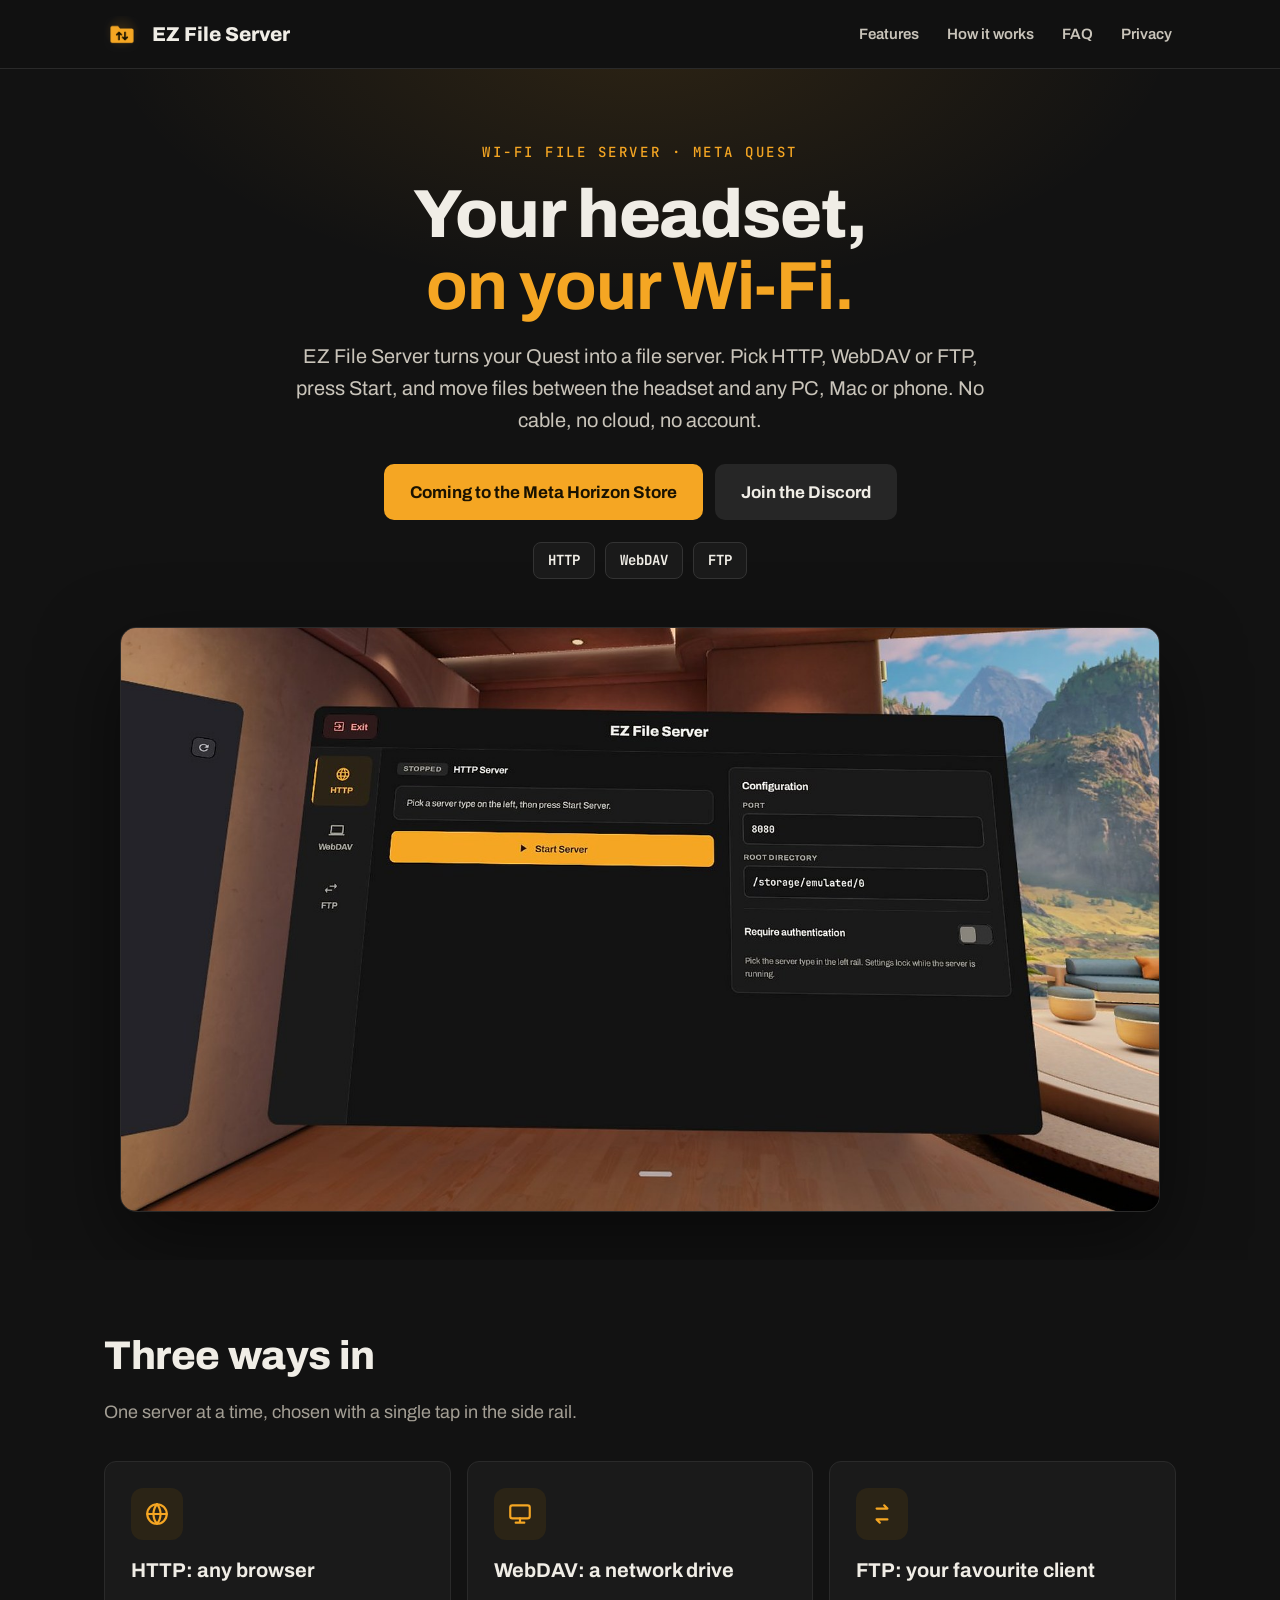
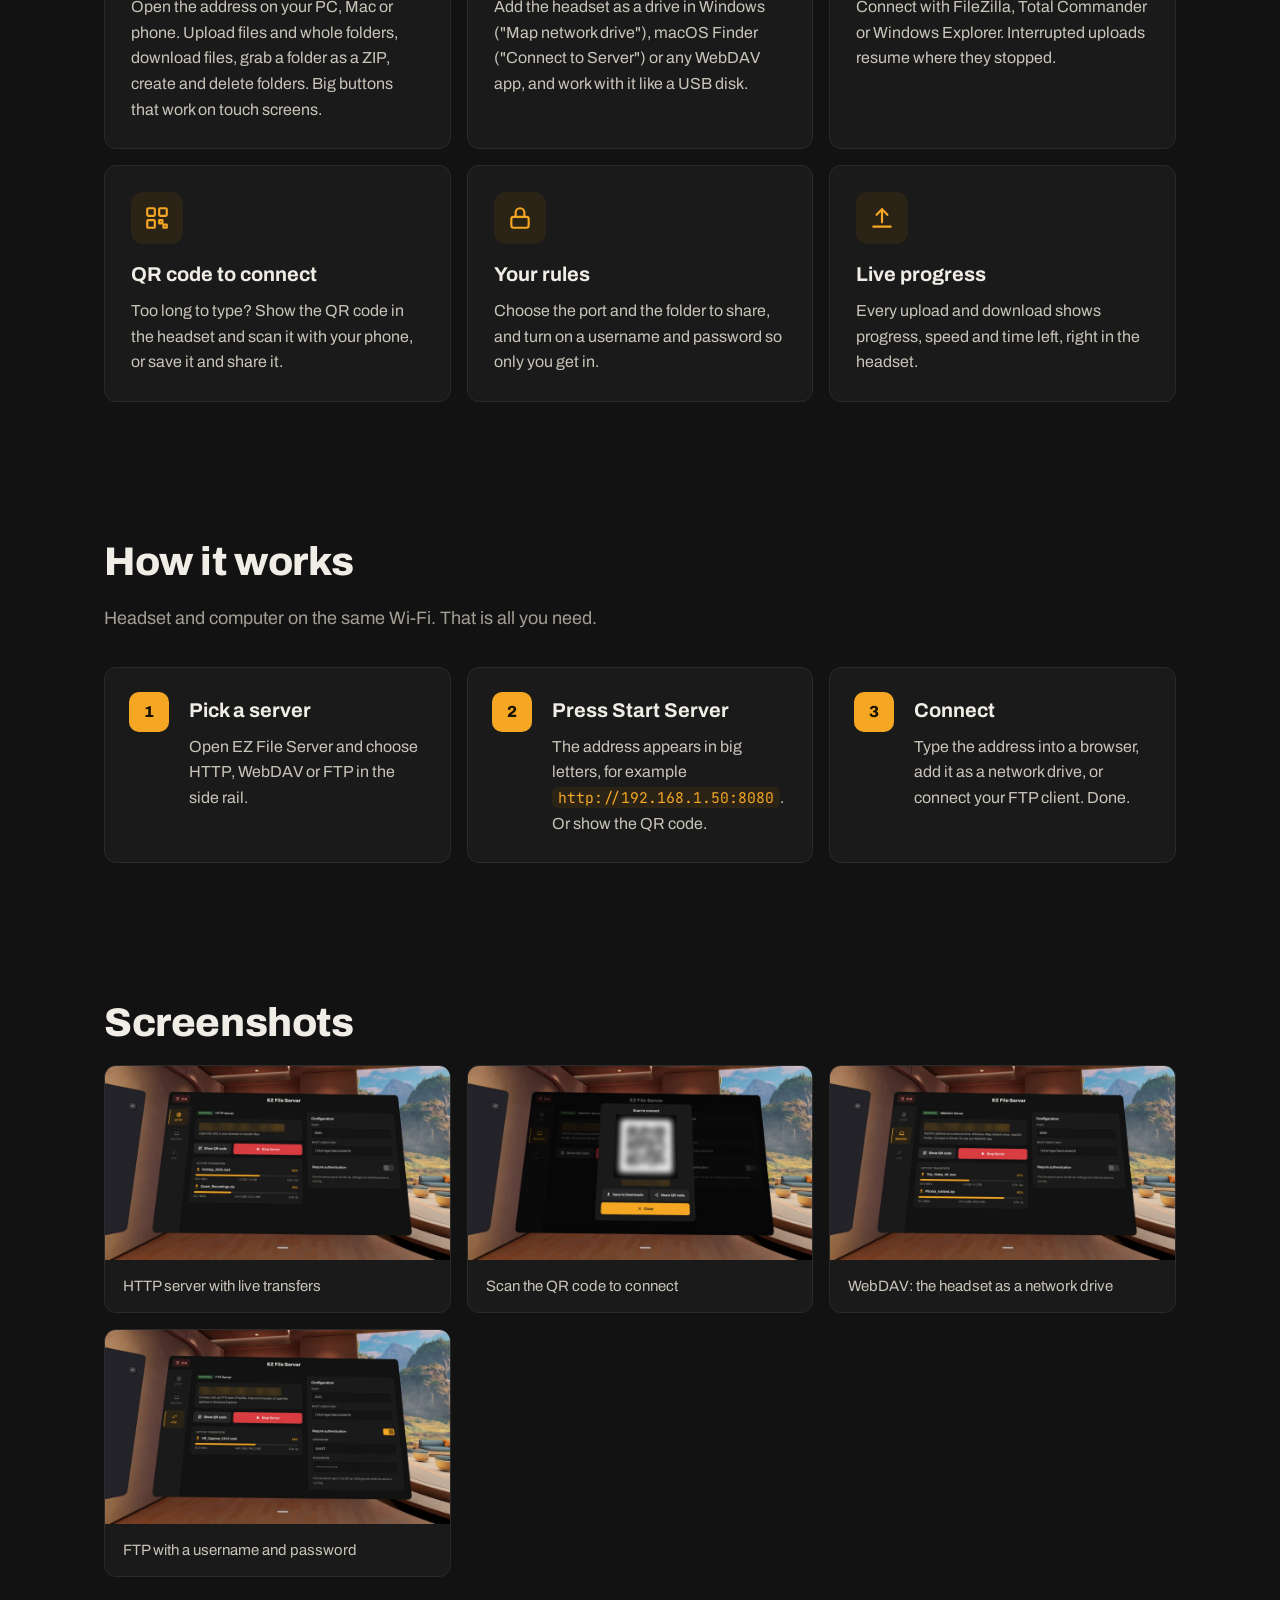
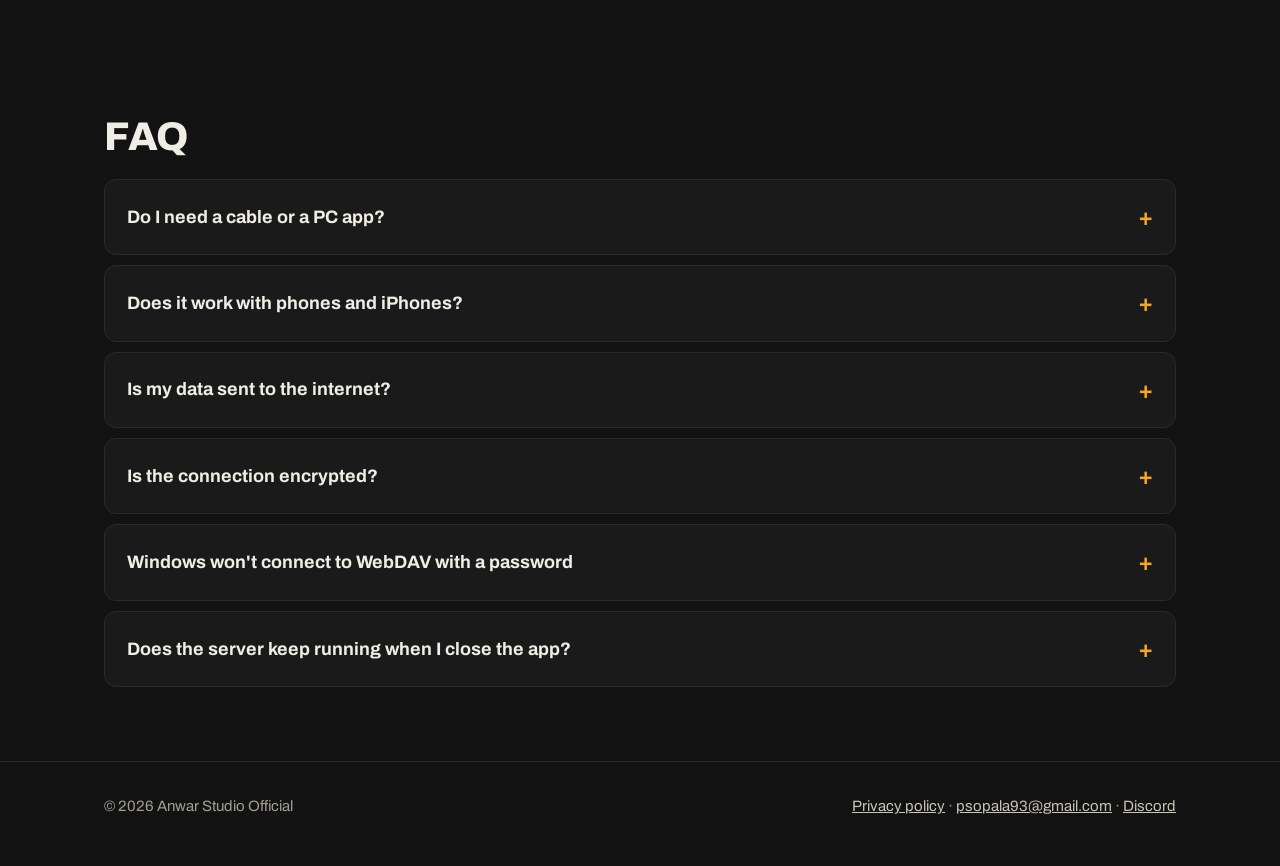
<file: index.html>
<!DOCTYPE html>
<html lang="en">
<head>
<meta charset="UTF-8">
<meta name="viewport" content="width=device-width, initial-scale=1.0">
<title>EZ File Server: Wi-Fi file server for Meta Quest</title>
<meta name="description" content="Turn your Meta Quest into a Wi-Fi file server. HTTP, WebDAV and FTP in one tap. Move files between your headset and any PC, Mac or phone without a cable.">
<meta property="og:title" content="EZ File Server: Wi-Fi file server for Meta Quest">
<meta property="og:description" content="HTTP, WebDAV and FTP in one tap. No cable, no cloud, no account.">
<meta property="og:image" content="assets/header_1200x630.png">
<meta property="og:type" content="website">
<link rel="icon" href="assets/icon_app_180.png">
<link rel="stylesheet" href="style.css">
</head>
<body>

<nav class="nav" aria-label="Main">
  <div class="wrap">
    <a class="brand" href="index.html"><img src="assets/icon_app_180.png" alt="">EZ File Server</a>
    <a class="link" href="#features">Features</a>
    <a class="link" href="#how">How it works</a>
    <a class="link" href="#faq">FAQ</a>
    <a class="link" href="privacy.html">Privacy</a>
  </div>
</nav>

<header class="hero">
  <div class="wrap">
    <div class="eyebrow">Wi-Fi file server · Meta Quest</div>
    <h1>Your headset,<br><b>on your Wi-Fi.</b></h1>
    <p class="lead">EZ File Server turns your Quest into a file server. Pick HTTP, WebDAV or FTP, press Start, and move files between the headset and any PC, Mac or phone. No cable, no cloud, no account.</p>
    <div class="cta">
      <span class="btn primary static">Coming to the Meta Horizon Store</span>
      <a class="btn ghost" href="https://discord.gg/hf25pdr9BH">Join the Discord</a>
    </div>
    <div class="chips"><span class="chip">HTTP</span><span class="chip">WebDAV</span><span class="chip">FTP</span></div>
    <div class="shot"><img src="assets/01_horizon_os_launch.jpg" alt="EZ File Server open in its window in Meta Horizon OS" width="1600" height="900"></div>
  </div>
</header>

<section id="features">
  <div class="wrap">
    <h2>Three ways in</h2>
    <p class="sub">One server at a time, chosen with a single tap in the side rail.</p>
    <div class="grid">
      <div class="card">
        <div class="icon"><svg width="26" height="26" viewBox="0 0 24 24" fill="none" stroke="currentColor" stroke-width="2" stroke-linecap="round"><circle cx="12" cy="12" r="9"/><path d="M3 12h18M12 3a14 14 0 0 1 0 18M12 3a14 14 0 0 0 0 18"/></svg></div>
        <h3>HTTP: any browser</h3>
        <p>Open the address on your PC, Mac or phone. Upload files and whole folders, download files, grab a folder as a ZIP, create and delete folders. Big buttons that work on touch screens.</p>
      </div>
      <div class="card">
        <div class="icon"><svg width="26" height="26" viewBox="0 0 24 24" fill="none" stroke="currentColor" stroke-width="2" stroke-linecap="round"><rect x="3" y="4" width="18" height="12" rx="2"/><path d="M8 20h8M12 16v4"/></svg></div>
        <h3>WebDAV: a network drive</h3>
        <p>Add the headset as a drive in Windows ("Map network drive"), macOS Finder ("Connect to Server") or any WebDAV app, and work with it like a USB disk.</p>
      </div>
      <div class="card">
        <div class="icon"><svg width="26" height="26" viewBox="0 0 24 24" fill="none" stroke="currentColor" stroke-width="2" stroke-linecap="round" stroke-linejoin="round"><path d="M7 7h10l-3-3M17 17H7l3 3"/></svg></div>
        <h3>FTP: your favourite client</h3>
        <p>Connect with FileZilla, Total Commander or Windows Explorer. Interrupted uploads resume where they stopped.</p>
      </div>
      <div class="card">
        <div class="icon"><svg width="26" height="26" viewBox="0 0 24 24" fill="none" stroke="currentColor" stroke-width="2" stroke-linecap="round" stroke-linejoin="round"><rect x="3" y="3" width="7" height="7" rx="1"/><rect x="14" y="3" width="7" height="7" rx="1"/><rect x="3" y="14" width="7" height="7" rx="1"/><path d="M14 14h3v3h-3zM18 18h3v3h-3z"/></svg></div>
        <h3>QR code to connect</h3>
        <p>Too long to type? Show the QR code in the headset and scan it with your phone, or save it and share it.</p>
      </div>
      <div class="card">
        <div class="icon"><svg width="26" height="26" viewBox="0 0 24 24" fill="none" stroke="currentColor" stroke-width="2" stroke-linecap="round" stroke-linejoin="round"><rect x="4" y="11" width="16" height="10" rx="2"/><path d="M8 11V7a4 4 0 0 1 8 0v4"/></svg></div>
        <h3>Your rules</h3>
        <p>Choose the port and the folder to share, and turn on a username and password so only you get in.</p>
      </div>
      <div class="card">
        <div class="icon"><svg width="26" height="26" viewBox="0 0 24 24" fill="none" stroke="currentColor" stroke-width="2" stroke-linecap="round" stroke-linejoin="round"><path d="M12 16V4"/><path d="M7 9l5-5 5 5"/><path d="M4 20h16"/></svg></div>
        <h3>Live progress</h3>
        <p>Every upload and download shows progress, speed and time left, right in the headset.</p>
      </div>
    </div>
  </div>
</section>

<section id="how">
  <div class="wrap">
    <h2>How it works</h2>
    <p class="sub">Headset and computer on the same Wi-Fi. That is all you need.</p>
    <div class="grid steps">
      <div class="card step"><h3 style="margin-top:0">Pick a server</h3><p>Open EZ File Server and choose HTTP, WebDAV or FTP in the side rail.</p></div>
      <div class="card step"><h3 style="margin-top:0">Press Start Server</h3><p>The address appears in big letters, for example <code>http://192.168.1.50:8080</code>. Or show the QR code.</p></div>
      <div class="card step"><h3 style="margin-top:0">Connect</h3><p>Type the address into a browser, add it as a network drive, or connect your FTP client. Done.</p></div>
    </div>
  </div>
</section>

<section id="screenshots">
  <div class="wrap">
    <h2>Screenshots</h2>
    <div class="gallery">
      <figure><img src="assets/02_http_running.jpg" alt="HTTP server running with two transfers in progress" loading="lazy" width="1600" height="900"><figcaption>HTTP server with live transfers</figcaption></figure>
      <figure><img src="assets/03_webdav_qr.jpg" alt="Scan to connect QR dialog" loading="lazy" width="1600" height="900"><figcaption>Scan the QR code to connect</figcaption></figure>
      <figure><img src="assets/04_webdav_transfers.jpg" alt="WebDAV server running with an upload and a download" loading="lazy" width="1600" height="900"><figcaption>WebDAV: the headset as a network drive</figcaption></figure>
      <figure><img src="assets/05_ftp_auth.jpg" alt="FTP server with username and password" loading="lazy" width="1600" height="900"><figcaption>FTP with a username and password</figcaption></figure>
    </div>
  </div>
</section>

<section id="faq">
  <div class="wrap">
    <h2>FAQ</h2>
    <details><summary>Do I need a cable or a PC app?</summary><p>No. Your other device only needs a browser (HTTP), the built-in network drive feature of Windows or macOS (WebDAV), or any FTP client.</p></details>
    <details><summary>Does it work with phones and iPhones?</summary><p>Yes. The HTTP panel works in any mobile browser. Upload photos and videos straight from your phone and download files from the headset.</p></details>
    <details><summary>Is my data sent to the internet?</summary><p>No. Files travel only between your devices on your local network. EZ File Server has no servers, no accounts and no analytics. See the <a href="privacy.html">privacy policy</a>.</p></details>
    <details><summary>Is the connection encrypted?</summary><p>No. HTTP, WebDAV and FTP are plain, unencrypted protocols. Use EZ File Server on a network you trust (your home Wi-Fi), and turn on a password if others share that network.</p></details>
    <details><summary>Windows won't connect to WebDAV with a password</summary><p>By default Windows only sends passwords to WebDAV servers over HTTPS. Either start the server without a password, or set <code>BasicAuthLevel</code> to <code>2</code> in <code>HKLM\SYSTEM\CurrentControlSet\Services\WebClient\Parameters</code> and restart the WebClient service. FTP and HTTP are not affected.</p></details>
    <details><summary>Does the server keep running when I close the app?</summary><p>No. Closing EZ File Server (Exit, or closing its window) stops the server, so nothing stays shared by accident. Keep the app open while transfers run. If the headset goes to sleep, Wi-Fi may switch off and the server stops responding. Turn off auto sleep for long transfers.</p></details>
  </div>
</section>

<footer>
  <div class="wrap">
    <span>© 2026 Anwar Studio Official</span>
    <span><a href="privacy.html">Privacy policy</a> · <a href="mailto:psopala93@gmail.com">psopala93@gmail.com</a> · <a href="https://discord.gg/hf25pdr9BH">Discord</a></span>
  </div>
</footer>

</body>
</html>
</file>
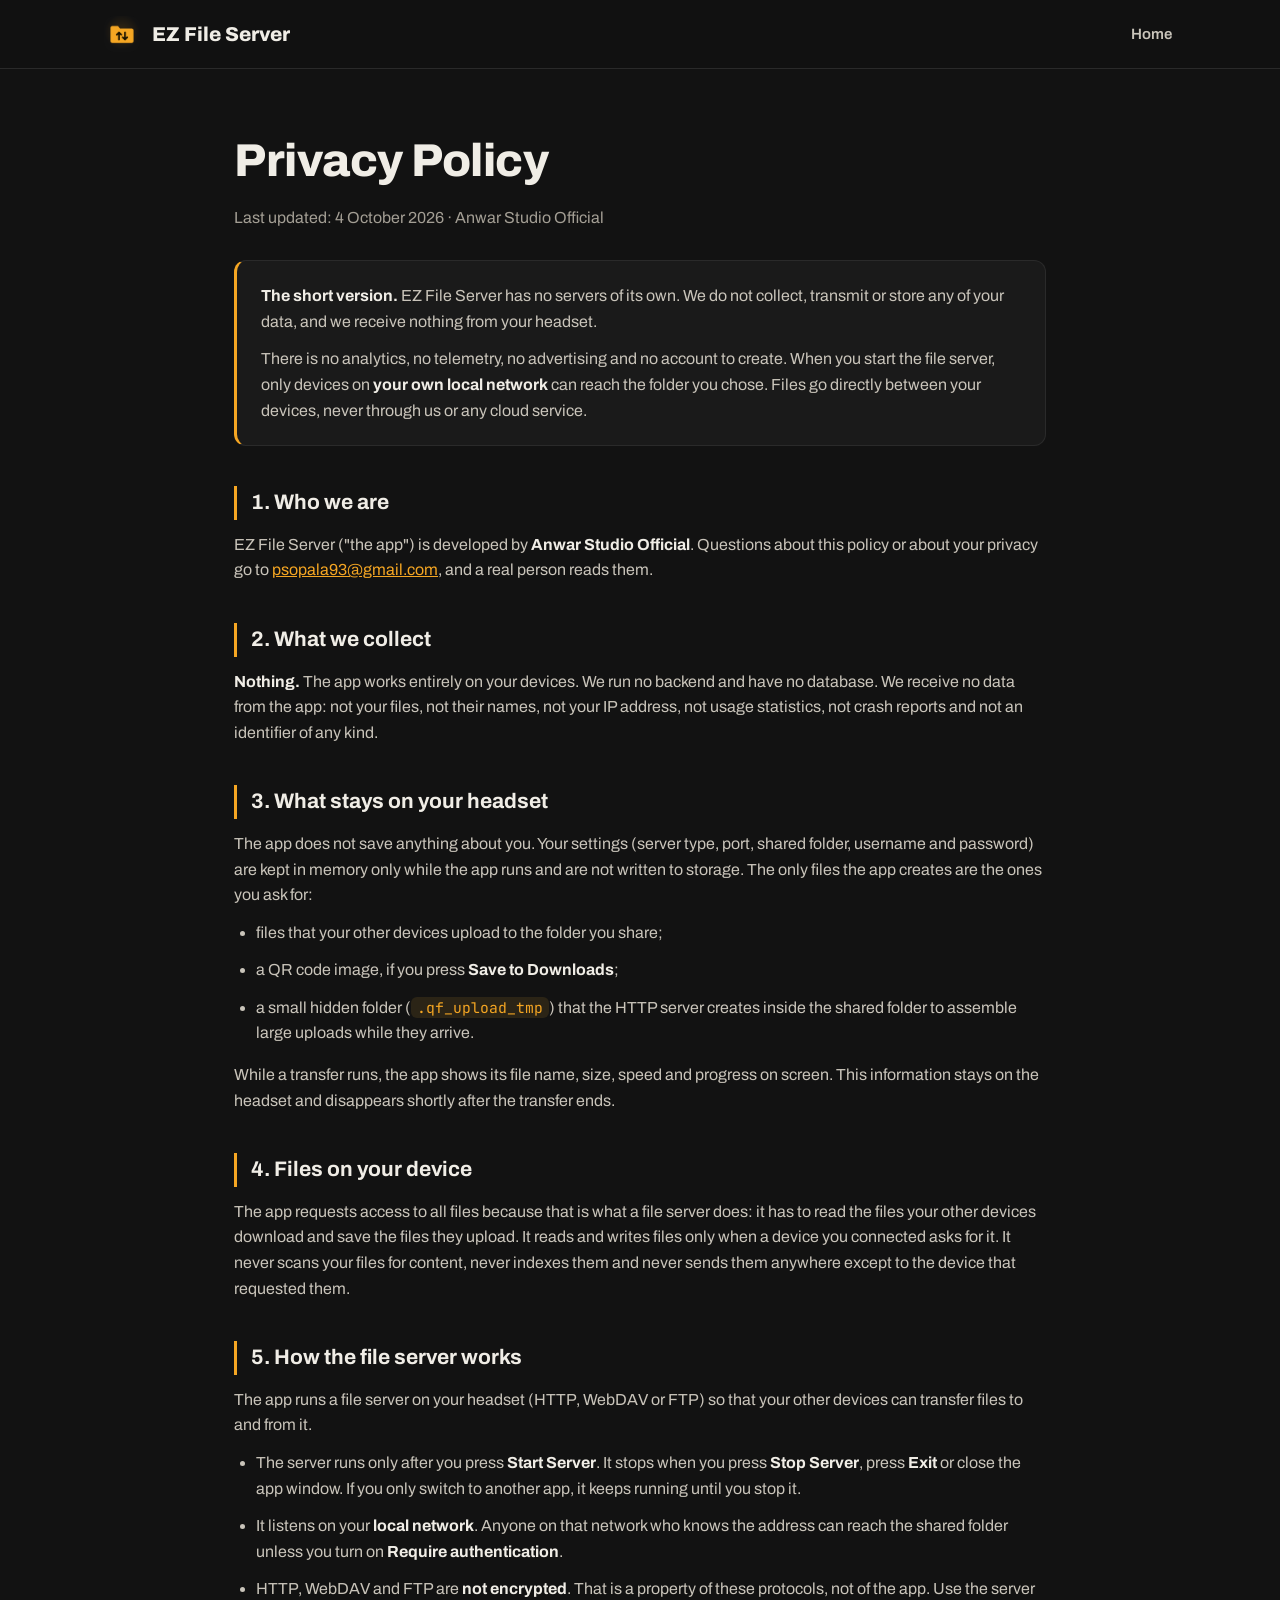
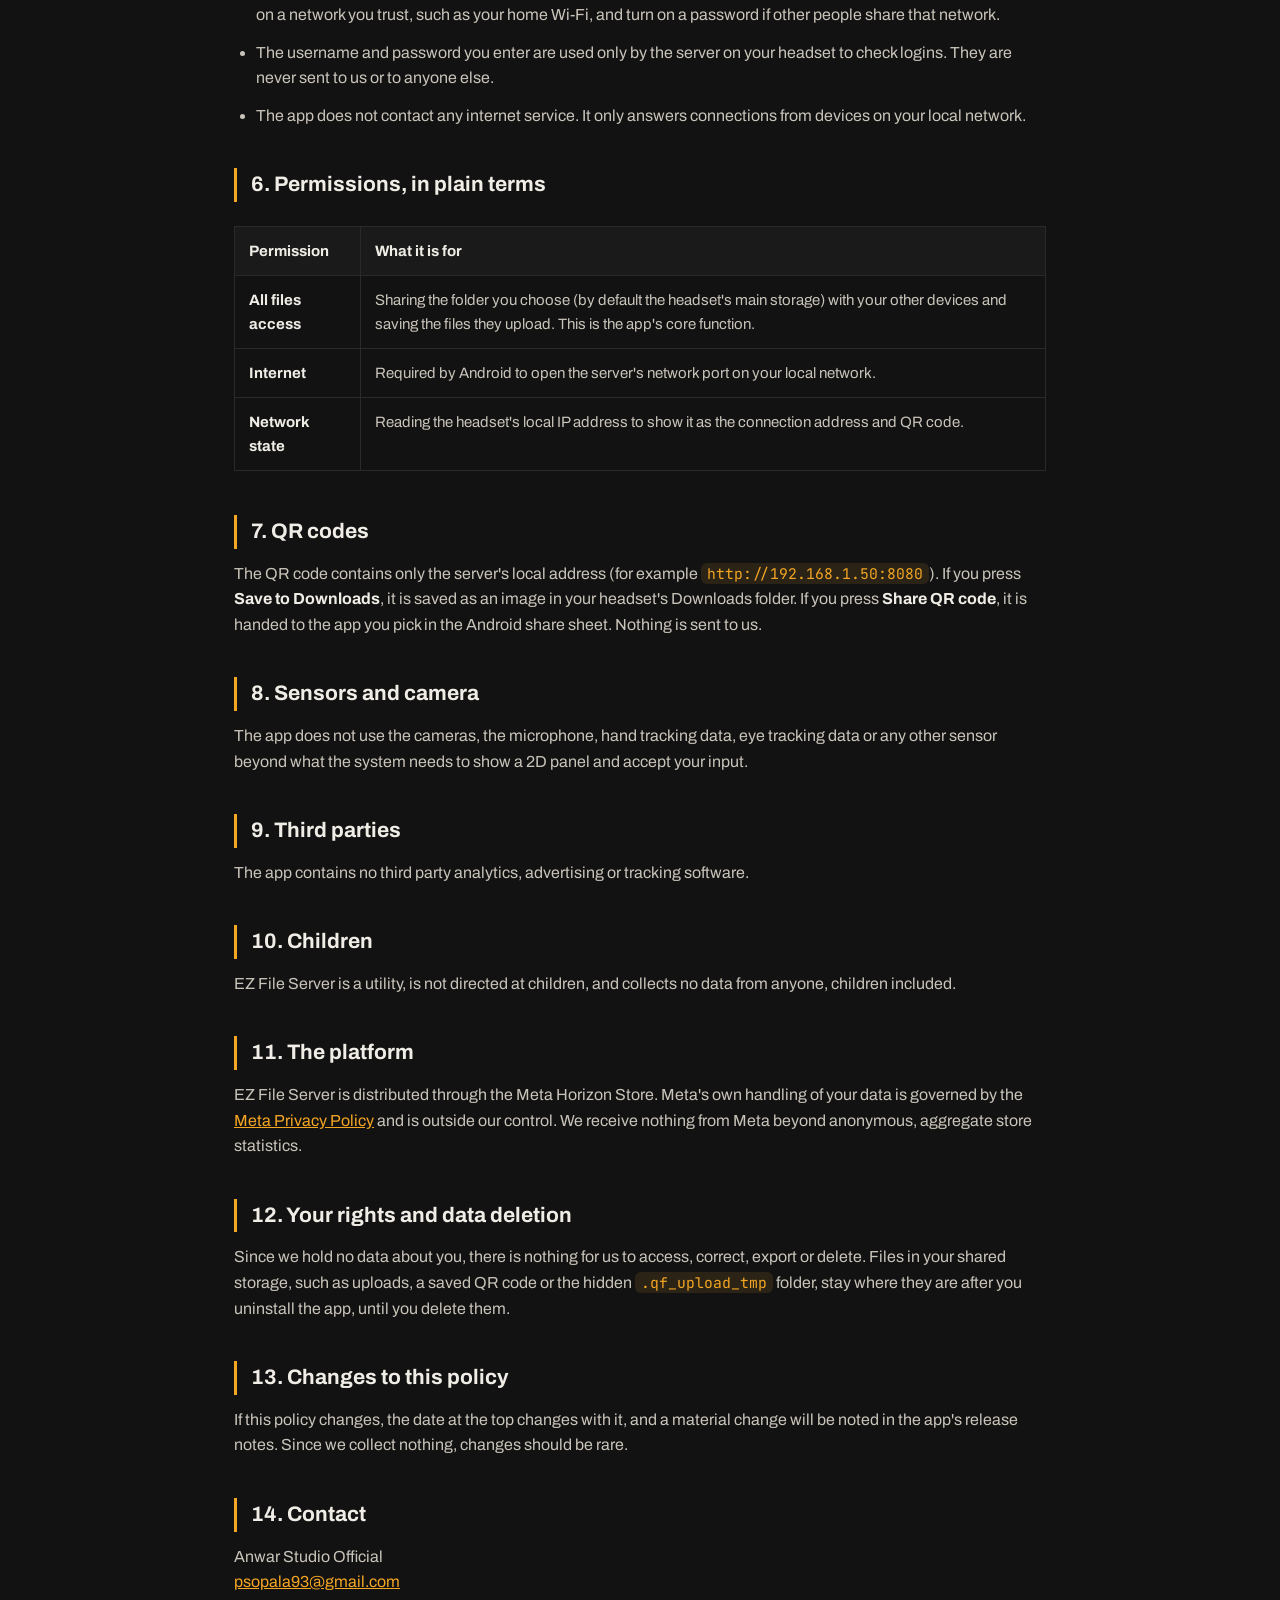
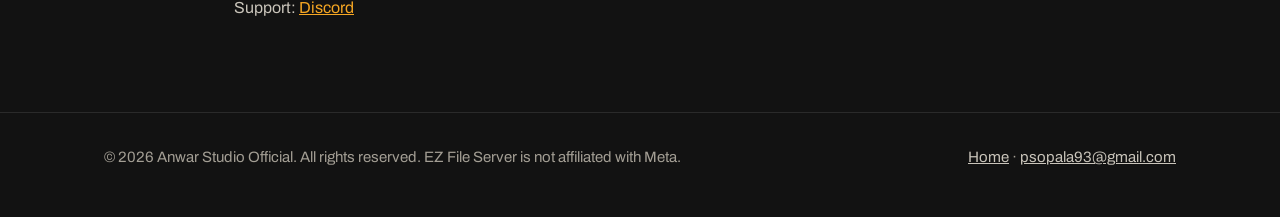
<file: privacy.html>
<!DOCTYPE html>
<html lang="en">
<head>
<meta charset="UTF-8">
<meta name="viewport" content="width=device-width, initial-scale=1.0">
<title>EZ File Server Privacy Policy</title>
<meta name="description" content="Privacy policy of EZ File Server for Meta Quest. The app collects no personal data.">
<link rel="icon" href="assets/icon_app_180.png">
<link rel="stylesheet" href="style.css">
</head>
<body>

<nav class="nav" aria-label="Main">
  <div class="wrap">
    <a class="brand" href="index.html"><img src="assets/icon_app_180.png" alt="">EZ File Server</a>
    <a class="link" href="index.html">Home</a>
  </div>
</nav>

<main class="wrap legal">
  <h1>Privacy Policy</h1>
  <p class="updated">Last updated: 4 October 2026 · Anwar Studio Official</p>

  <div class="summary">
    <p><strong>The short version.</strong> EZ File Server has no servers of its own. We do not collect, transmit or store any of your data, and we receive nothing from your headset.</p>
    <p>There is no analytics, no telemetry, no advertising and no account to create. When you start the file server, only devices on <strong>your own local network</strong> can reach the folder you chose. Files go directly between your devices, never through us or any cloud service.</p>
  </div>

  <h2>1. Who we are</h2>
  <p>EZ File Server ("the app") is developed by <strong>Anwar Studio Official</strong>. Questions about this policy or about your privacy go to <a href="mailto:psopala93@gmail.com">psopala93@gmail.com</a>, and a real person reads them.</p>

  <h2>2. What we collect</h2>
  <p><strong>Nothing.</strong> The app works entirely on your devices. We run no backend and have no database. We receive no data from the app: not your files, not their names, not your IP address, not usage statistics, not crash reports and not an identifier of any kind.</p>

  <h2>3. What stays on your headset</h2>
  <p>The app does not save anything about you. Your settings (server type, port, shared folder, username and password) are kept in memory only while the app runs and are not written to storage. The only files the app creates are the ones you ask for:</p>
  <ul>
    <li>files that your other devices upload to the folder you share;</li>
    <li>a QR code image, if you press <strong>Save to Downloads</strong>;</li>
    <li>a small hidden folder (<code>.qf_upload_tmp</code>) that the HTTP server creates inside the shared folder to assemble large uploads while they arrive.</li>
  </ul>
  <p>While a transfer runs, the app shows its file name, size, speed and progress on screen. This information stays on the headset and disappears shortly after the transfer ends.</p>

  <h2>4. Files on your device</h2>
  <p>The app requests access to all files because that is what a file server does: it has to read the files your other devices download and save the files they upload. It reads and writes files only when a device you connected asks for it. It never scans your files for content, never indexes them and never sends them anywhere except to the device that requested them.</p>

  <h2>5. How the file server works</h2>
  <p>The app runs a file server on your headset (HTTP, WebDAV or FTP) so that your other devices can transfer files to and from it.</p>
  <ul>
    <li>The server runs only after you press <strong>Start Server</strong>. It stops when you press <strong>Stop Server</strong>, press <strong>Exit</strong> or close the app window. If you only switch to another app, it keeps running until you stop it.</li>
    <li>It listens on your <strong>local network</strong>. Anyone on that network who knows the address can reach the shared folder unless you turn on <strong>Require authentication</strong>.</li>
    <li>HTTP, WebDAV and FTP are <strong>not encrypted</strong>. That is a property of these protocols, not of the app. Use the server on a network you trust, such as your home Wi-Fi, and turn on a password if other people share that network.</li>
    <li>The username and password you enter are used only by the server on your headset to check logins. They are never sent to us or to anyone else.</li>
    <li>The app does not contact any internet service. It only answers connections from devices on your local network.</li>
  </ul>

  <h2>6. Permissions, in plain terms</h2>
  <div class="table-scroll">
  <table>
    <tr><th>Permission</th><th>What it is for</th></tr>
    <tr><td><strong>All files access</strong></td><td>Sharing the folder you choose (by default the headset's main storage) with your other devices and saving the files they upload. This is the app's core function.</td></tr>
    <tr><td><strong>Internet</strong></td><td>Required by Android to open the server's network port on your local network.</td></tr>
    <tr><td><strong>Network state</strong></td><td>Reading the headset's local IP address to show it as the connection address and QR code.</td></tr>
  </table>
  </div>

  <h2>7. QR codes</h2>
  <p>The QR code contains only the server's local address (for example <code>http://192.168.1.50:8080</code>). If you press <strong>Save to Downloads</strong>, it is saved as an image in your headset's Downloads folder. If you press <strong>Share QR code</strong>, it is handed to the app you pick in the Android share sheet. Nothing is sent to us.</p>

  <h2>8. Sensors and camera</h2>
  <p>The app does not use the cameras, the microphone, hand tracking data, eye tracking data or any other sensor beyond what the system needs to show a 2D panel and accept your input.</p>

  <h2>9. Third parties</h2>
  <p>The app contains no third party analytics, advertising or tracking software.</p>

  <h2>10. Children</h2>
  <p>EZ File Server is a utility, is not directed at children, and collects no data from anyone, children included.</p>

  <h2>11. The platform</h2>
  <p>EZ File Server is distributed through the Meta Horizon Store. Meta's own handling of your data is governed by the <a href="https://www.meta.com/legal/privacy-policy/">Meta Privacy Policy</a> and is outside our control. We receive nothing from Meta beyond anonymous, aggregate store statistics.</p>

  <h2>12. Your rights and data deletion</h2>
  <p>Since we hold no data about you, there is nothing for us to access, correct, export or delete. Files in your shared storage, such as uploads, a saved QR code or the hidden <code>.qf_upload_tmp</code> folder, stay where they are after you uninstall the app, until you delete them.</p>

  <h2>13. Changes to this policy</h2>
  <p>If this policy changes, the date at the top changes with it, and a material change will be noted in the app's release notes. Since we collect nothing, changes should be rare.</p>

  <h2>14. Contact</h2>
  <p>Anwar Studio Official<br><a href="mailto:psopala93@gmail.com">psopala93@gmail.com</a><br>Support: <a href="https://discord.gg/hf25pdr9BH">Discord</a></p>
</main>

<footer>
  <div class="wrap">
    <span>© 2026 Anwar Studio Official. All rights reserved. EZ File Server is not affiliated with Meta.</span>
    <span><a href="index.html">Home</a> · <a href="mailto:psopala93@gmail.com">psopala93@gmail.com</a></span>
  </div>
</footer>

</body>
</html>
</file>
<file: style.css>
@font-face{font-family:'Archivo';src:url('fonts/archivo.ttf') format('truetype');font-weight:100 900;font-display:swap}
@font-face{font-family:'JetBrains Mono';src:url('fonts/jetbrains_mono.ttf') format('truetype');font-weight:100 800;font-display:swap}

*,*::before,*::after{box-sizing:border-box;margin:0;padding:0}
:root{
  --bg:#121212;--surface:#1A1A1A;--surface2:#262626;--border:#2A2A2A;--outline:#333;
  --text:#F0EDE6;--body:#C9C4BA;--muted:#A39E94;
  --amber:#F5A623;--on-amber:#1A1200;--amber-soft:#2B2416;
  --mono:'JetBrains Mono',ui-monospace,Consolas,monospace;
}
html{scroll-behavior:smooth}
body{background:var(--bg);color:var(--text);font-family:'Archivo',system-ui,-apple-system,'Segoe UI',sans-serif;line-height:1.6;-webkit-font-smoothing:antialiased}
a{color:var(--amber)}
a:hover{color:#FFC861}
img{max-width:100%;height:auto;display:block}
.wrap{max-width:1120px;margin:0 auto;padding:0 24px}

/* Nav */
.nav{position:sticky;top:0;z-index:10;background:rgba(18,18,18,.92);backdrop-filter:blur(8px);border-bottom:1px solid var(--border)}
.nav .wrap{display:flex;align-items:center;gap:20px;min-height:68px;flex-wrap:wrap}
.brand{display:flex;align-items:center;gap:12px;font-weight:800;font-size:20px;color:var(--text);text-decoration:none;margin-right:auto}
.brand img{width:36px;height:36px;border-radius:9px}
.nav a.link{color:var(--body);text-decoration:none;font-weight:600;font-size:15px;padding:8px 4px}
.nav a.link:hover{color:var(--amber)}

/* Buttons */
.btn{display:inline-flex;align-items:center;gap:10px;min-height:56px;padding:0 26px;border-radius:10px;font-weight:700;font-size:17px;text-decoration:none;border:none}
.btn.primary{background:var(--amber);color:var(--on-amber)}
.btn.primary:hover{color:var(--on-amber);filter:brightness(1.08)}
.btn.ghost{background:var(--surface2);color:var(--text)}
.btn.ghost:hover{color:var(--text);filter:brightness(1.2)}
.btn.static{cursor:default}

/* Hero */
.hero{padding:72px 0 48px;position:relative;overflow:hidden}
.hero::before{content:"";position:absolute;inset:-20% -10% auto;height:640px;background:radial-gradient(50% 60% at 50% 30%,rgba(245,166,35,.12),transparent 70%);pointer-events:none}
.hero .wrap{position:relative;text-align:center}
.eyebrow{font-family:var(--mono);color:var(--amber);letter-spacing:.18em;text-transform:uppercase;font-size:14px;font-weight:500}
.hero h1{font-size:clamp(38px,6vw,68px);font-weight:800;line-height:1.05;letter-spacing:-.015em;margin:16px 0 18px}
.hero h1 b{color:var(--amber)}
.hero p.lead{color:var(--body);font-size:clamp(17px,2vw,20px);max-width:720px;margin:0 auto 28px}
.cta{display:flex;gap:12px;justify-content:center;flex-wrap:wrap}
.chips{display:flex;gap:10px;justify-content:center;margin-top:22px;flex-wrap:wrap}
.chip{font-family:var(--mono);font-weight:700;font-size:14px;border:1px solid var(--outline);background:var(--surface);border-radius:8px;padding:6px 14px}
.shot{margin:48px auto 0;border-radius:16px;overflow:hidden;border:1px solid var(--border);box-shadow:0 30px 80px rgba(0,0,0,.5);max-width:1040px}

/* Sections */
section{padding:64px 0}
section h2{font-size:clamp(28px,4vw,40px);font-weight:800;letter-spacing:-.01em;margin-bottom:10px}
section p.sub{color:var(--muted);font-size:18px;margin-bottom:34px;max-width:720px}
.grid{display:grid;grid-template-columns:repeat(auto-fit,minmax(260px,1fr));gap:16px}
.card{background:var(--surface);border:1px solid var(--border);border-radius:12px;padding:26px}
.card h3{font-size:20px;font-weight:700;margin:14px 0 8px}
.card p{color:var(--body)}
.icon{width:52px;height:52px;border-radius:12px;background:var(--amber-soft);color:var(--amber);display:flex;align-items:center;justify-content:center}
.steps{counter-reset:s}
.step{position:relative;padding-left:64px}
.step::before{counter-increment:s;content:counter(s);position:absolute;left:24px;top:24px;width:40px;height:40px;margin-left:-0px;border-radius:10px;background:var(--amber);color:var(--on-amber);font-weight:800;display:flex;align-items:center;justify-content:center}
.step.card{padding-left:84px}
.gallery{display:grid;grid-template-columns:repeat(auto-fit,minmax(320px,1fr));gap:16px}
.gallery figure{background:var(--surface);border:1px solid var(--border);border-radius:12px;overflow:hidden}
.gallery figcaption{padding:14px 18px;color:var(--body);font-size:15px}
details{background:var(--surface);border:1px solid var(--border);border-radius:12px;padding:18px 22px;margin-bottom:10px}
summary{cursor:pointer;font-weight:700;font-size:18px;list-style:none;min-height:32px;display:flex;align-items:center}
summary::after{content:"+";margin-left:auto;color:var(--amber);font-size:24px;font-weight:700}
details[open] summary::after{content:"−"}
details p{color:var(--body);margin-top:10px}
code{font-family:var(--mono);font-size:.92em;color:var(--amber);background:var(--amber-soft);border-radius:6px;padding:1px 6px}

/* Footer */
footer{border-top:1px solid var(--border);padding:32px 0 48px;color:var(--muted);font-size:15px}
footer .wrap{display:flex;gap:18px;flex-wrap:wrap;justify-content:space-between}
footer a{color:var(--body)}

/* Legal pages */
.legal{max-width:860px;padding-top:56px;padding-bottom:80px}
.legal h1{font-size:clamp(32px,5vw,46px);font-weight:800;letter-spacing:-.01em}
.legal .updated{color:var(--muted);margin:6px 0 30px}
.legal h2{font-size:21px;font-weight:700;margin:40px 0 12px;padding-left:14px;border-left:3px solid var(--amber)}
.legal p,.legal li{color:var(--body);margin-bottom:12px}
.legal ul{margin:0 0 16px 22px}
.legal strong{color:var(--text)}
.summary{background:var(--surface);border:1px solid var(--border);border-left:3px solid var(--amber);border-radius:12px;padding:22px 24px}
.summary p:last-child{margin-bottom:0}
table{border-collapse:collapse;width:100%;margin:12px 0 4px;font-size:15px}
th,td{border:1px solid var(--border);padding:12px 14px;text-align:left;vertical-align:top;color:var(--body)}
th{background:var(--surface);color:var(--text)}
.table-scroll{overflow-x:auto}

@media(max-width:640px){
  .nav .wrap{gap:8px;padding-top:8px;padding-bottom:8px}
  .nav a.link{font-size:14px}
  .hero{padding-top:48px}
  section{padding:48px 0}
  .btn{width:100%;justify-content:center}
}
</file>
